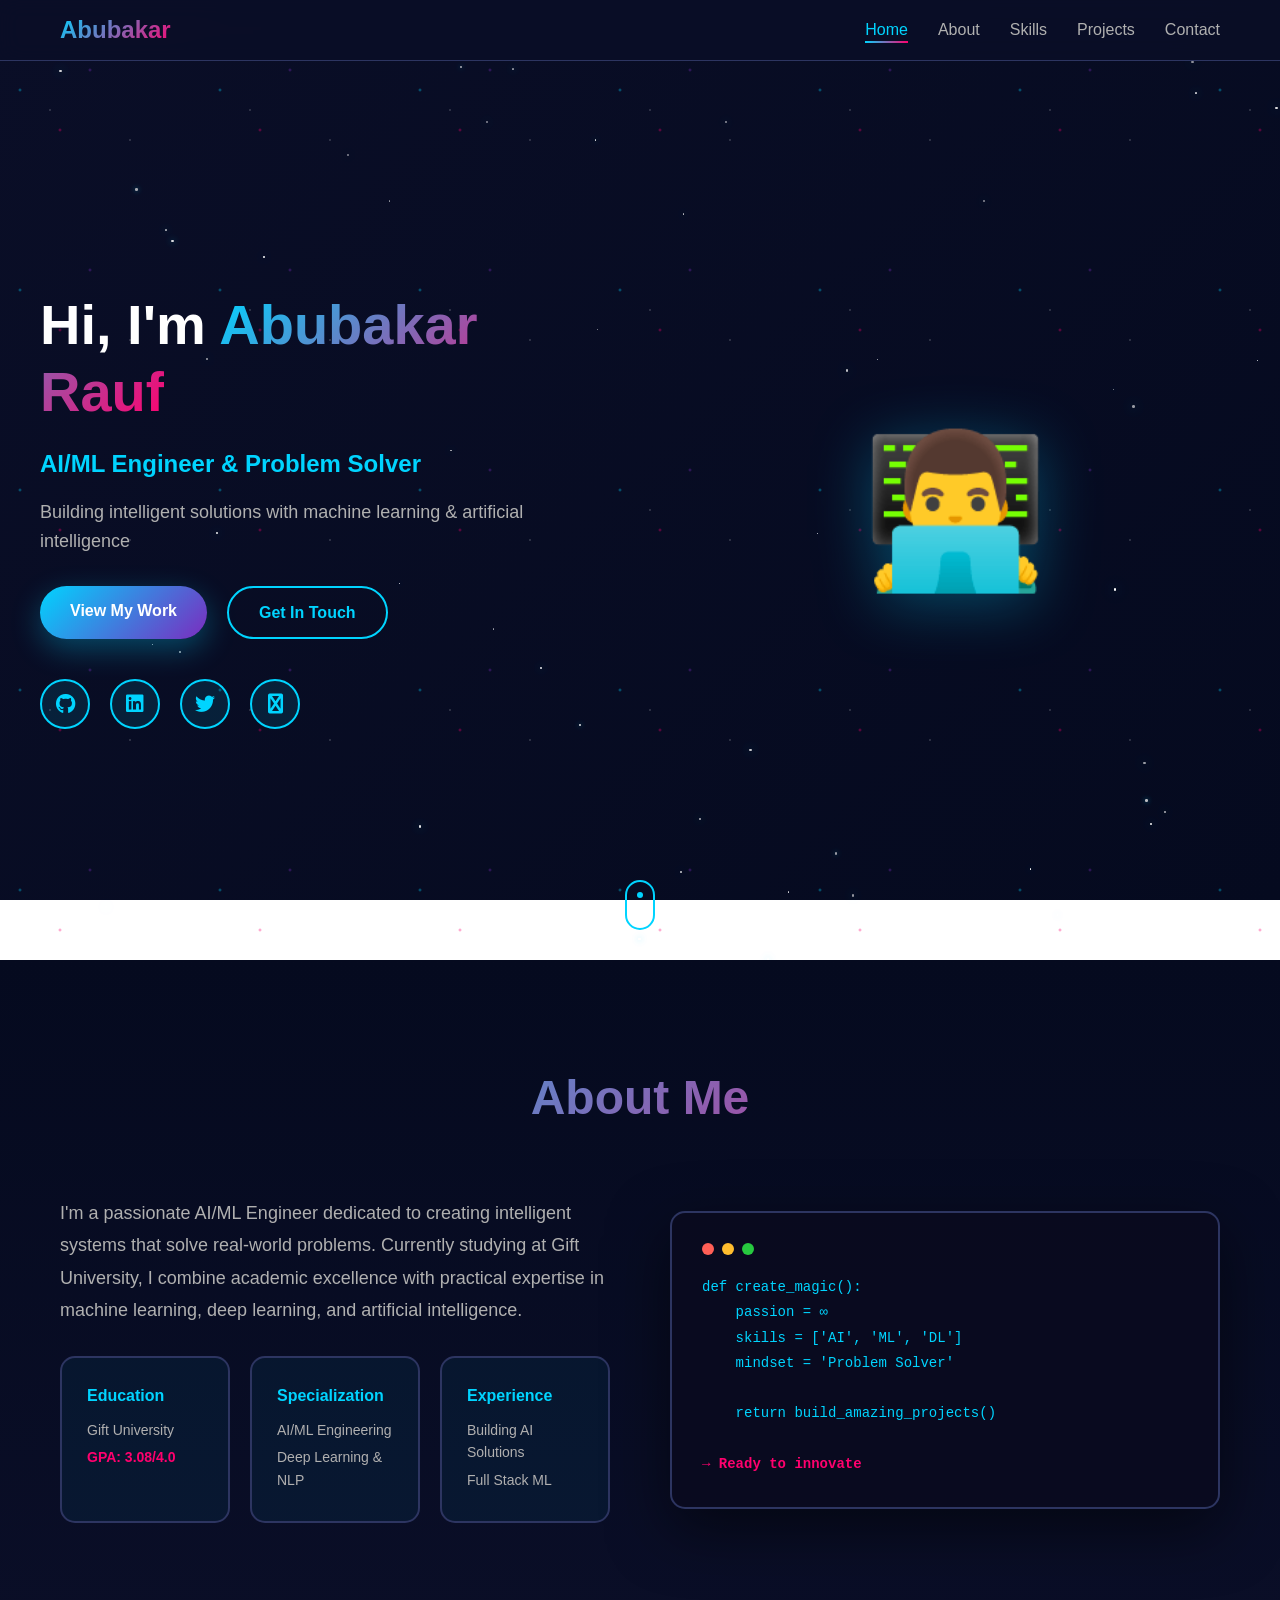
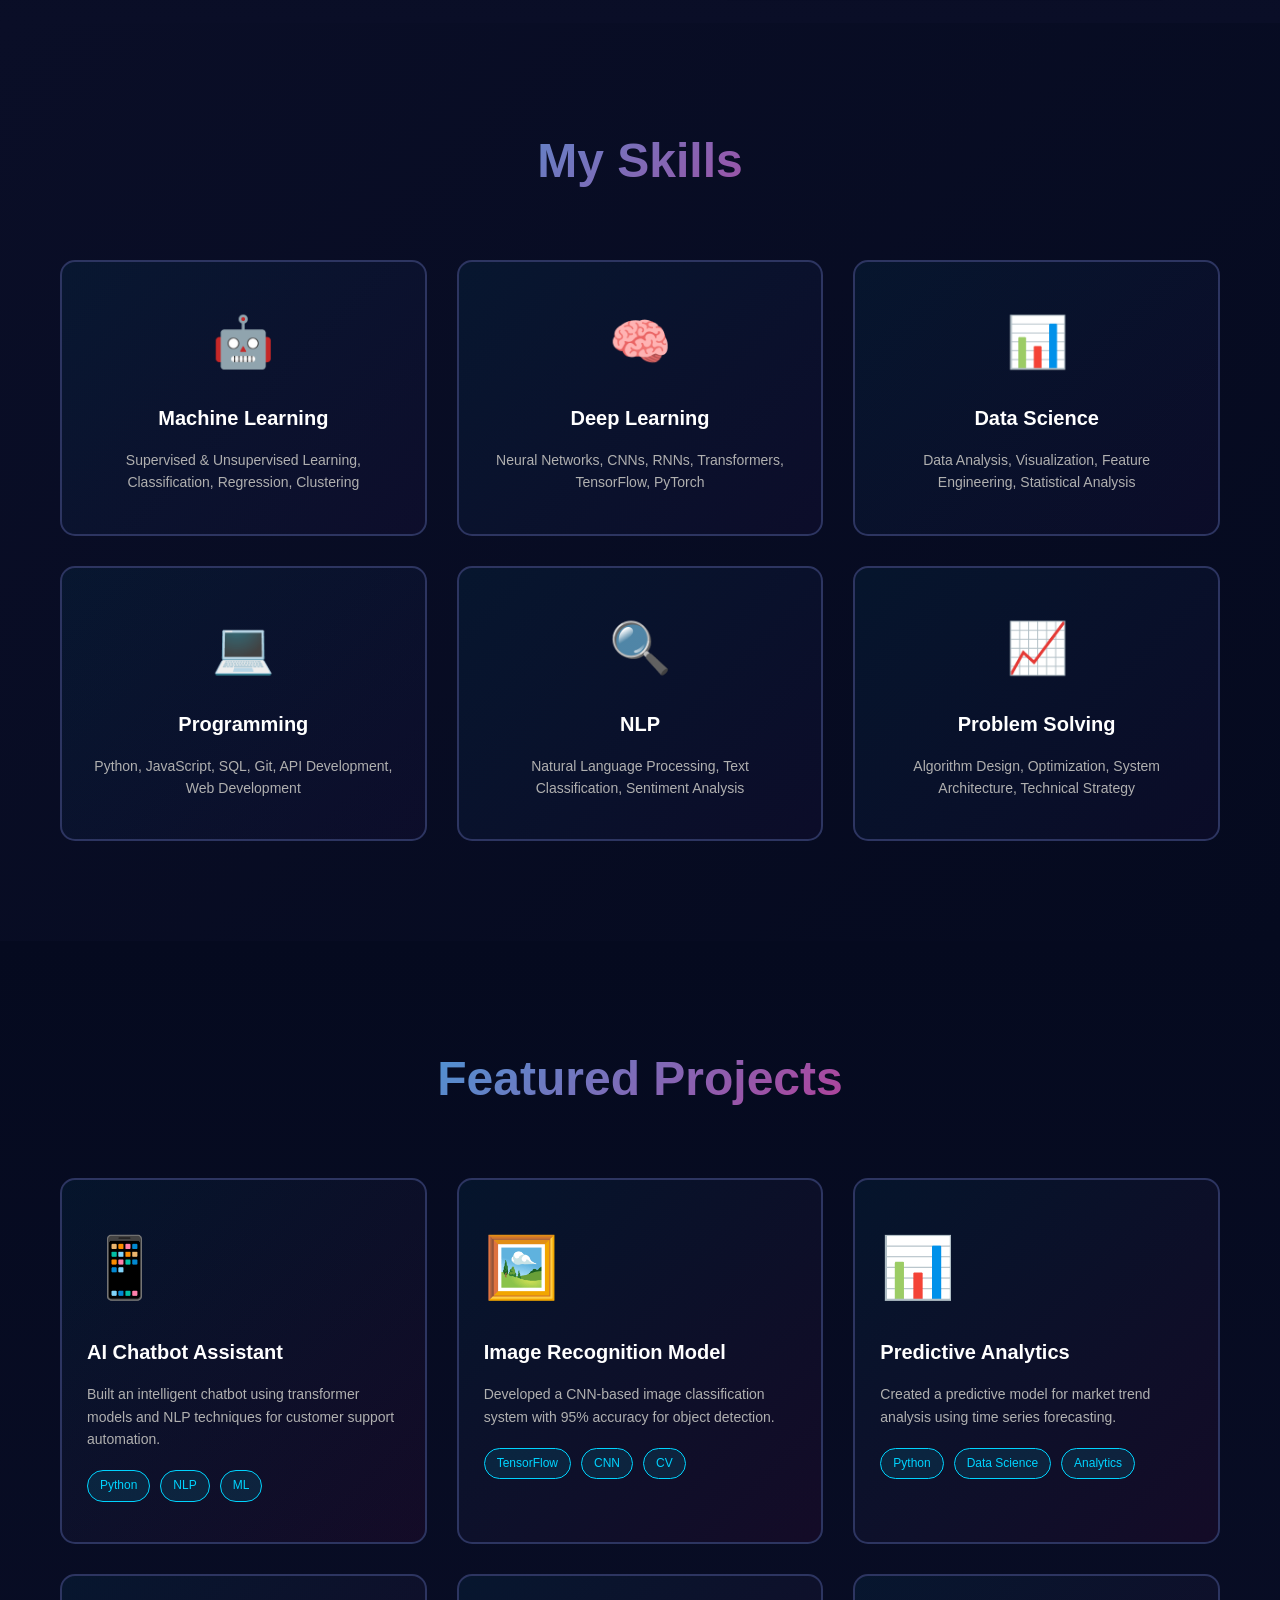
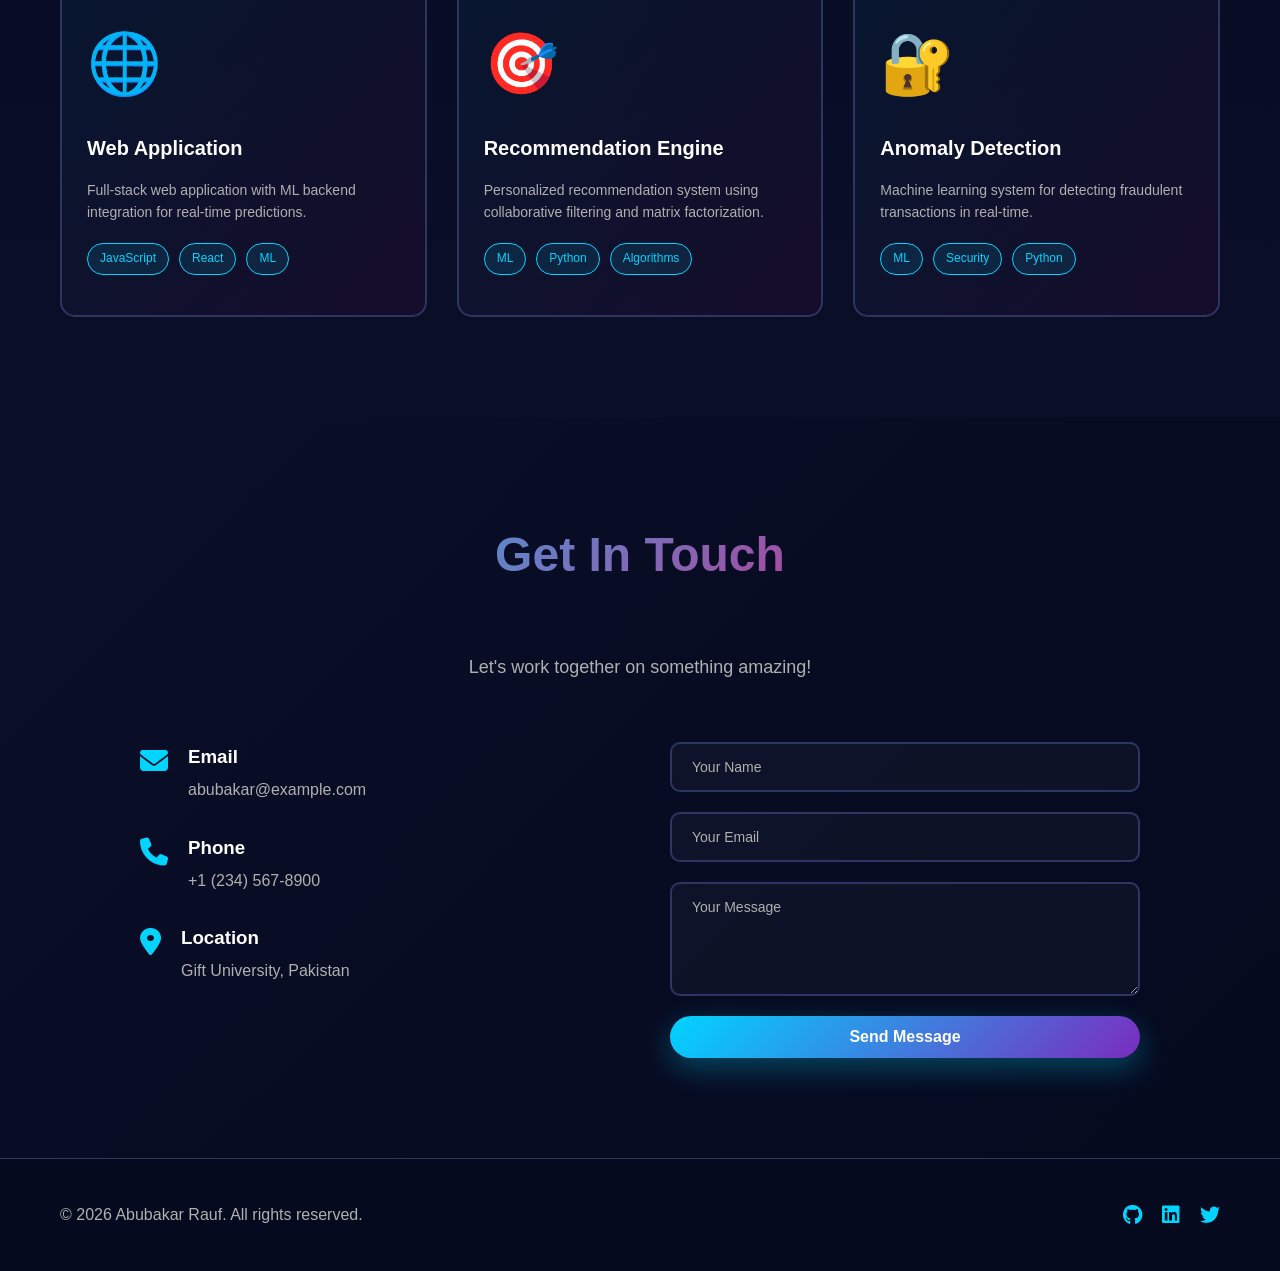
<file: index.html>
<!DOCTYPE html>
<html lang="en">
<head>
    <meta charset="UTF-8">
    <meta name="viewport" content="width=device-width, initial-scale=1.0">
    <title>Abubakar Rauf S/O Abdul Rauf - AI/ML Engineer</title>
    <link rel="stylesheet" href="styles.css">
    <link rel="stylesheet" href="https://cdnjs.cloudflare.com/ajax/libs/font-awesome/6.4.0/css/all.min.css">
</head>
<body>
    <!-- Navigation -->
    <nav class="navbar">
        <div class="container">
            <div class="nav-brand">Abubakar</div>
            <ul class="nav-menu">
                <li><a href="#home" class="nav-link active">Home</a></li>
                <li><a href="#about" class="nav-link">About</a></li>
                <li><a href="#skills" class="nav-link">Skills</a></li>
                <li><a href="#projects" class="nav-link">Projects</a></li>
                <li><a href="#contact" class="nav-link">Contact</a></li>
            </ul>
            <div class="hamburger">
                <span></span>
                <span></span>
                <span></span>
            </div>
        </div>
    </nav>

    <!-- Hero Section -->
    <section id="home" class="hero">
        <div class="stars"></div>
        <div class="hero-content">
            <div class="hero-text">
                <h1 class="hero-title">Hi, I'm <span class="highlight">Abubakar Rauf</span></h1>
                <p class="hero-subtitle">AI/ML Engineer & Problem Solver</p>
                <p class="hero-description">Building intelligent solutions with machine learning & artificial intelligence</p>
                <div class="hero-buttons">
                    <a href="#projects" class="btn btn-primary">View My Work</a>
                    <a href="#contact" class="btn btn-secondary">Get In Touch</a>
                </div>
                <div class="social-links">
                    <a href="#" class="social-link"><i class="fab fa-github"></i></a>
                    <a href="#" class="social-link"><i class="fab fa-linkedin"></i></a>
                    <a href="#" class="social-link"><i class="fab fa-twitter"></i></a>
                    <a href="#" class="social-link"><i class="fab fa-envelope"></i></a>
                </div>
            </div>
            <div class="hero-image">
                <div class="static-character">👨‍💻</div>
            </div>
        </div>
        <div class="scroll-indicator">
            <span></span>
        </div>
    </section>

    <!-- About Section -->
    <section id="about" class="about">
        <div class="container">
            <h2 class="section-title">About Me</h2>
            <div class="about-content">
                <div class="about-text">
                    <p class="about-intro">
                        I'm a passionate AI/ML Engineer dedicated to creating intelligent systems that solve real-world problems. 
                        Currently studying at Gift University, I combine academic excellence with practical expertise in machine learning, 
                        deep learning, and artificial intelligence.
                    </p>
                    <div class="info-cards">
                        <div class="info-card">
                            <h3>Education</h3>
                            <p>Gift University</p>
                            <p class="gpa">GPA: 3.08/4.0</p>
                        </div>
                        <div class="info-card">
                            <h3>Specialization</h3>
                            <p>AI/ML Engineering</p>
                            <p class="specialty">Deep Learning & NLP</p>
                        </div>
                        <div class="info-card">
                            <h3>Experience</h3>
                            <p>Building AI Solutions</p>
                            <p class="exp">Full Stack ML</p>
                        </div>
                    </div>
                </div>
                <div class="about-visual">
                    <div class="code-block">
                        <div class="code-header">
                            <span class="code-dot red"></span>
                            <span class="code-dot yellow"></span>
                            <span class="code-dot green"></span>
                        </div>
                        <pre><code>def create_magic():
    passion = ∞
    skills = ['AI', 'ML', 'DL']
    mindset = 'Problem Solver'
    
    return build_amazing_projects()

<span class="code-highlight">→ Ready to innovate</span></code></pre>
                    </div>
                </div>
            </div>
        </div>
    </section>

    <!-- Skills Section -->
    <section id="skills" class="skills">
        <div class="container">
            <h2 class="section-title">My Skills</h2>
            <div class="skills-grid">
                <div class="skill-card">
                    <div class="skill-icon">🤖</div>
                    <h3>Machine Learning</h3>
                    <p>Supervised & Unsupervised Learning, Classification, Regression, Clustering</p>
                </div>
                <div class="skill-card">
                    <div class="skill-icon">🧠</div>
                    <h3>Deep Learning</h3>
                    <p>Neural Networks, CNNs, RNNs, Transformers, TensorFlow, PyTorch</p>
                </div>
                <div class="skill-card">
                    <div class="skill-icon">📊</div>
                    <h3>Data Science</h3>
                    <p>Data Analysis, Visualization, Feature Engineering, Statistical Analysis</p>
                </div>
                <div class="skill-card">
                    <div class="skill-icon">💻</div>
                    <h3>Programming</h3>
                    <p>Python, JavaScript, SQL, Git, API Development, Web Development</p>
                </div>
                <div class="skill-card">
                    <div class="skill-icon">🔍</div>
                    <h3>NLP</h3>
                    <p>Natural Language Processing, Text Classification, Sentiment Analysis</p>
                </div>
                <div class="skill-card">
                    <div class="skill-icon">📈</div>
                    <h3>Problem Solving</h3>
                    <p>Algorithm Design, Optimization, System Architecture, Technical Strategy</p>
                </div>
            </div>
        </div>
    </section>

    <!-- Projects Section -->
    <section id="projects" class="projects">
        <div class="container">
            <h2 class="section-title">Featured Projects</h2>
            <div class="projects-grid">
                <div class="project-card">
                    <div class="project-image">📱</div>
                    <h3>AI Chatbot Assistant</h3>
                    <p>Built an intelligent chatbot using transformer models and NLP techniques for customer support automation.</p>
                    <div class="project-tags">
                        <span class="tag">Python</span>
                        <span class="tag">NLP</span>
                        <span class="tag">ML</span>
                    </div>
                </div>
                <div class="project-card">
                    <div class="project-image">🖼️</div>
                    <h3>Image Recognition Model</h3>
                    <p>Developed a CNN-based image classification system with 95% accuracy for object detection.</p>
                    <div class="project-tags">
                        <span class="tag">TensorFlow</span>
                        <span class="tag">CNN</span>
                        <span class="tag">CV</span>
                    </div>
                </div>
                <div class="project-card">
                    <div class="project-image">📊</div>
                    <h3>Predictive Analytics</h3>
                    <p>Created a predictive model for market trend analysis using time series forecasting.</p>
                    <div class="project-tags">
                        <span class="tag">Python</span>
                        <span class="tag">Data Science</span>
                        <span class="tag">Analytics</span>
                    </div>
                </div>
                <div class="project-card">
                    <div class="project-image">🌐</div>
                    <h3>Web Application</h3>
                    <p>Full-stack web application with ML backend integration for real-time predictions.</p>
                    <div class="project-tags">
                        <span class="tag">JavaScript</span>
                        <span class="tag">React</span>
                        <span class="tag">ML</span>
                    </div>
                </div>
                <div class="project-card">
                    <div class="project-image">🎯</div>
                    <h3>Recommendation Engine</h3>
                    <p>Personalized recommendation system using collaborative filtering and matrix factorization.</p>
                    <div class="project-tags">
                        <span class="tag">ML</span>
                        <span class="tag">Python</span>
                        <span class="tag">Algorithms</span>
                    </div>
                </div>
                <div class="project-card">
                    <div class="project-image">🔐</div>
                    <h3>Anomaly Detection</h3>
                    <p>Machine learning system for detecting fraudulent transactions in real-time.</p>
                    <div class="project-tags">
                        <span class="tag">ML</span>
                        <span class="tag">Security</span>
                        <span class="tag">Python</span>
                    </div>
                </div>
            </div>
        </div>
    </section>

    <!-- Contact Section -->
    <section id="contact" class="contact">
        <div class="container">
            <h2 class="section-title">Get In Touch</h2>
            <p class="contact-subtitle">Let's work together on something amazing!</p>
            <div class="contact-content">
                <div class="contact-info">
                    <div class="contact-item">
                        <i class="fas fa-envelope"></i>
                        <div>
                            <h3>Email</h3>
                            <p>abubakar@example.com</p>
                        </div>
                    </div>
                    <div class="contact-item">
                        <i class="fas fa-phone"></i>
                        <div>
                            <h3>Phone</h3>
                            <p>+1 (234) 567-8900</p>
                        </div>
                    </div>
                    <div class="contact-item">
                        <i class="fas fa-map-marker-alt"></i>
                        <div>
                            <h3>Location</h3>
                            <p>Gift University, Pakistan</p>
                        </div>
                    </div>
                </div>
                <form class="contact-form">
                    <input type="text" placeholder="Your Name" required>
                    <input type="email" placeholder="Your Email" required>
                    <textarea placeholder="Your Message" rows="5" required></textarea>
                    <button type="submit" class="btn btn-primary">Send Message</button>
                </form>
            </div>
        </div>
    </section>

    <!-- Footer -->
    <footer class="footer">
        <div class="container">
            <p>&copy; 2026 Abubakar Rauf. All rights reserved.</p>
            <div class="footer-social">
                <a href="#"><i class="fab fa-github"></i></a>
                <a href="#"><i class="fab fa-linkedin"></i></a>
                <a href="#"><i class="fab fa-twitter"></i></a>
            </div>
        </div>
    </footer>

    <script src="script.js"></script>
</body>
</html>
</file>
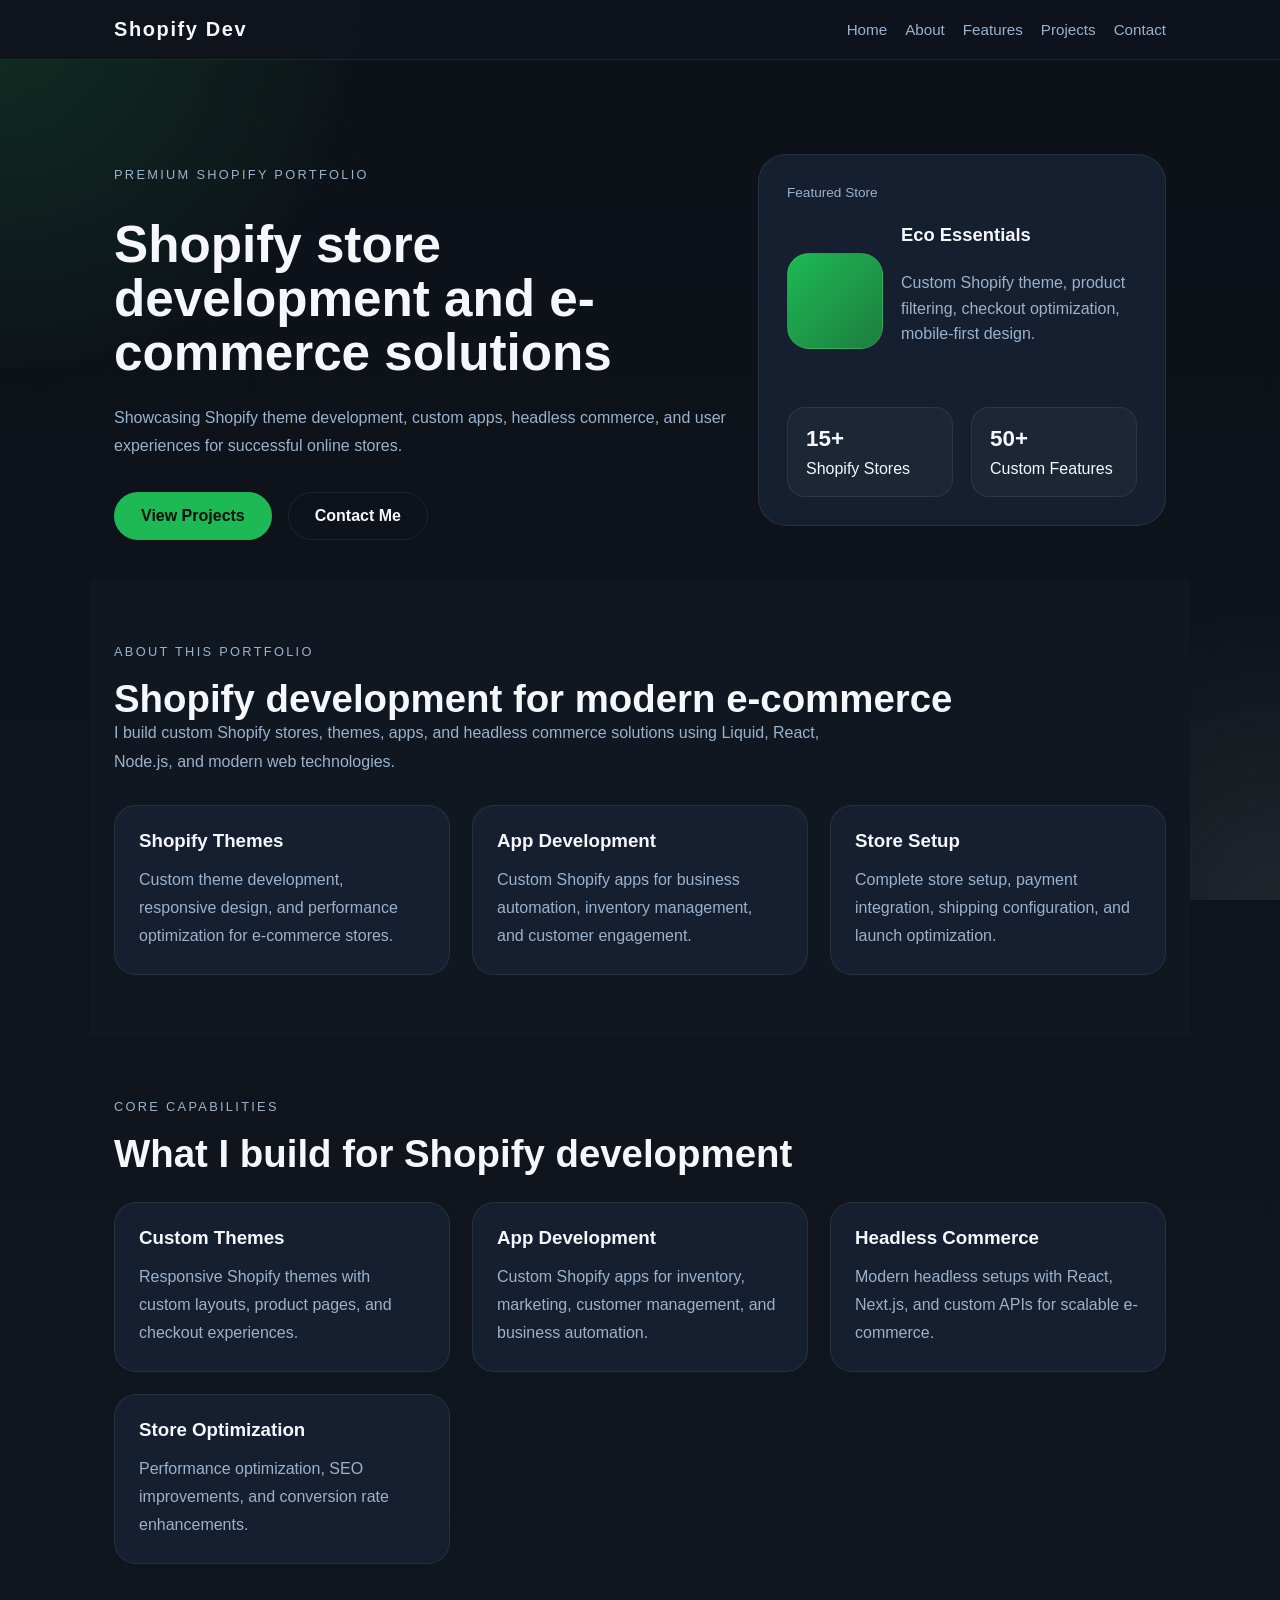
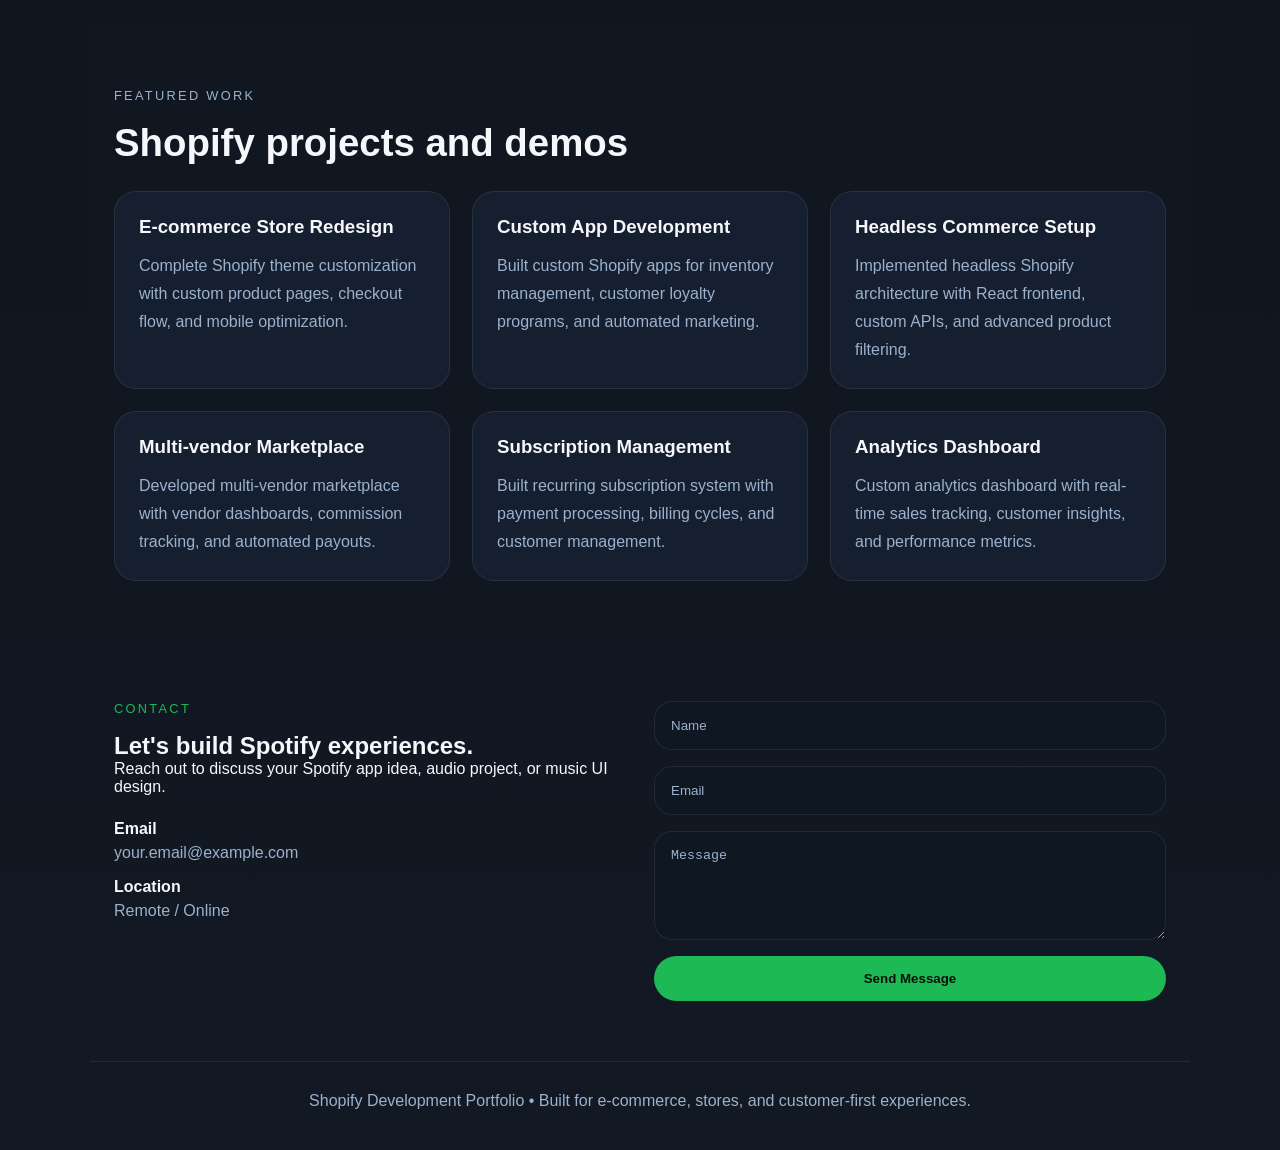
<file: Second_PortFolio/index.html>
<!DOCTYPE html>
<html lang="en">
<head>
    <meta charset="UTF-8">
    <meta name="viewport" content="width=device-width, initial-scale=1.0">
    <title>Shopify Development Portfolio</title>
    <link rel="stylesheet" href="styles.css">
</head>
<body>
    <header class="header">
        <div class="header-inner">
            <div class="logo">Shopify Dev</div>
            <nav class="nav">
                <a href="#home">Home</a>
                <a href="#about">About</a>
                <a href="#features">Features</a>
                <a href="#projects">Projects</a>
                <a href="#contact">Contact</a>
            </nav>
        </div>
    </header>

    <section id="home" class="hero">
        <div class="hero-copy">
            <p class="eyebrow">Premium Shopify Portfolio</p>
            <h1>Shopify store development and e-commerce solutions</h1>
            <p>Showcasing Shopify theme development, custom apps, headless commerce, and user experiences for successful online stores.</p>
            <div class="hero-actions">
                <a href="#projects" class="button">View Projects</a>
                <a href="#contact" class="button button-secondary">Contact Me</a>
            </div>
        </div>
        <div class="hero-panel">
            <div class="panel-card">
                <span class="panel-label">Featured Store</span>
                <div class="track-card">
                    <div class="track-art"></div>
                    <div>
                        <h2>Eco Essentials</h2>
                        <p>Custom Shopify theme, product filtering, checkout optimization, mobile-first design.</p>
                    </div>
                </div>
                <div class="stats-grid">
                    <div>
                        <strong>15+</strong>
                        <span>Shopify Stores</span>
                    </div>
                    <div>
                        <strong>50+</strong>
                        <span>Custom Features</span>
                    </div>
                </div>
            </div>
        </div>
    </section>

    <section id="about" class="section section-light">
        <div class="section-inner">
            <div class="section-copy">
                <p class="eyebrow">About this portfolio</p>
                <h2>Shopify development for modern e-commerce</h2>
                <p>I build custom Shopify stores, themes, apps, and headless commerce solutions using Liquid, React, Node.js, and modern web technologies.</p>
            </div>
            <div class="section-cards">
                <div class="card">
                    <h3>Shopify Themes</h3>
                    <p>Custom theme development, responsive design, and performance optimization for e-commerce stores.</p>
                </div>
                <div class="card">
                    <h3>App Development</h3>
                    <p>Custom Shopify apps for business automation, inventory management, and customer engagement.</p>
                </div>
                <div class="card">
                    <h3>Store Setup</h3>
                    <p>Complete store setup, payment integration, shipping configuration, and launch optimization.</p>
                </div>
            </div>
        </div>
    </section>

    <section id="features" class="section">
        <div class="section-inner">
            <div class="section-copy">
                <p class="eyebrow">Core capabilities</p>
                <h2>What I build for Shopify development</h2>
            </div>
            <div class="features-grid">
                <div class="feature-card">
                    <h3>Custom Themes</h3>
                    <p>Responsive Shopify themes with custom layouts, product pages, and checkout experiences.</p>
                </div>
                <div class="feature-card">
                    <h3>App Development</h3>
                    <p>Custom Shopify apps for inventory, marketing, customer management, and business automation.</p>
                </div>
                <div class="feature-card">
                    <h3>Headless Commerce</h3>
                    <p>Modern headless setups with React, Next.js, and custom APIs for scalable e-commerce.</p>
                </div>
                <div class="feature-card">
                    <h3>Store Optimization</h3>
                    <p>Performance optimization, SEO improvements, and conversion rate enhancements.</p>
                </div>
            </div>
        </div>
    </section>

    <section id="projects" class="section section-light">
        <div class="section-inner">
            <div class="section-copy">
                <p class="eyebrow">Featured work</p>
                <h2>Shopify projects and demos</h2>
            </div>
            <div class="projects-grid">
                <div class="project-card">
                    <h3>E-commerce Store Redesign</h3>
                    <p>Complete Shopify theme customization with custom product pages, checkout flow, and mobile optimization.</p>
                </div>
                <div class="project-card">
                    <h3>Custom App Development</h3>
                    <p>Built custom Shopify apps for inventory management, customer loyalty programs, and automated marketing.</p>
                </div>
                <div class="project-card">
                    <h3>Headless Commerce Setup</h3>
                    <p>Implemented headless Shopify architecture with React frontend, custom APIs, and advanced product filtering.</p>
                </div>
                <div class="project-card">
                    <h3>Multi-vendor Marketplace</h3>
                    <p>Developed multi-vendor marketplace with vendor dashboards, commission tracking, and automated payouts.</p>
                </div>
                <div class="project-card">
                    <h3>Subscription Management</h3>
                    <p>Built recurring subscription system with payment processing, billing cycles, and customer management.</p>
                </div>
                <div class="project-card">
                    <h3>Analytics Dashboard</h3>
                    <p>Custom analytics dashboard with real-time sales tracking, customer insights, and performance metrics.</p>
                </div>
            </div>
        </div>
    </section>

    <section id="contact" class="section">
        <div class="section-inner contact-grid">
            <div>
                <p class="eyebrow">Contact</p>
                <h2>Let's build Spotify experiences.</h2>
                <p>Reach out to discuss your Spotify app idea, audio project, or music UI design.</p>
                <div class="contact-details">
                    <div><strong>Email</strong><span>your.email@example.com</span></div>
                    <div><strong>Location</strong><span>Remote / Online</span></div>
                </div>
            </div>
            <form class="contact-form" id="contactForm">
                <input type="text" placeholder="Name" required>
                <input type="email" placeholder="Email" required>
                <textarea placeholder="Message" rows="5" required></textarea>
                <button type="submit" class="button">Send Message</button>
            </form>
        </div>
    </section>

    <footer class="footer">
        <p>Shopify Development Portfolio • Built for e-commerce, stores, and customer-first experiences.</p>
    </footer>

    <script src="script.js"></script>
</body>
</html>
</file>
<file: styles.css>
* {
    margin: 0;
    padding: 0;
    box-sizing: border-box;
}

:root {
    --primary-color: #00d4ff;
    --secondary-color: #7b2cbf;
    --accent-color: #ff006e;
    --dark-bg: #0a0e27;
    --darker-bg: #050a1f;
    --light-text: #ffffff;
    --gray-text: #b0b0b0;
    --card-bg: #1a1f3a;
    --border-color: #2d3561;
}

html {
    scroll-behavior: smooth;
}

body {
    font-family: 'Segoe UI', Tahoma, Geneva, Verdana, sans-serif;
    background: linear-gradient(135deg, var(--dark-bg) 0%, var(--darker-bg) 100%);
    color: var(--light-text);
    line-height: 1.6;
    background-attachment: fixed;
    overflow-x: hidden;
}

.container {
    max-width: 1200px;
    margin: 0 auto;
    padding: 0 20px;
}

/* ===== NAVBAR ===== */
.navbar {
    position: fixed;
    top: 0;
    width: 100%;
    background: rgba(10, 14, 39, 0.8);
    backdrop-filter: blur(10px);
    z-index: 1000;
    border-bottom: 1px solid var(--border-color);
    animation: slideDown 0.6s ease-out;
}

@keyframes slideDown {
    from {
        transform: translateY(0);
        opacity: 1;
    }
    to {
        transform: translateY(0);
        opacity: 1;
    }
}

.navbar .container {
    display: flex;
    justify-content: space-between;
    align-items: center;
    height: 60px;
}

.nav-brand {
    font-size: 24px;
    font-weight: bold;
    background: linear-gradient(135deg, var(--primary-color), var(--accent-color));
    -webkit-background-clip: text;
    -webkit-text-fill-color: transparent;
    background-clip: text;
}

.nav-menu {
    display: flex;
    list-style: none;
    gap: 30px;
}

.nav-link {
    color: var(--gray-text);
    text-decoration: none;
    transition: all 0.3s ease;
    position: relative;
}

.nav-link::after {
    content: '';
    position: absolute;
    bottom: -5px;
    left: 0;
    width: 0;
    height: 2px;
    background: linear-gradient(90deg, var(--primary-color), var(--accent-color));
    transition: width 0.3s ease;
}

.nav-link:hover,
.nav-link.active {
    color: var(--primary-color);
}

.nav-link:hover::after,
.nav-link.active::after {
    width: 100%;
}

.hamburger {
    display: none;
    flex-direction: column;
    gap: 5px;
    cursor: pointer;
}

.hamburger span {
    width: 25px;
    height: 3px;
    background: var(--primary-color);
    border-radius: 3px;
    transition: all 0.3s ease;
}

/* ===== HERO SECTION ===== */
.hero {
    min-height: 100vh;
    display: flex;
    align-items: center;
    justify-content: center;
    position: relative;
    overflow: hidden;
    margin-top: 60px;
    padding: 60px 20px;
}

.stars {
    position: absolute;
    width: 100%;
    height: 100%;
    overflow: hidden;
}

.stars::before {
    content: '';
    position: absolute;
    width: 100%;
    height: 100%;
    background-image: 
        radial-gradient(2px 2px at 20px 30px, var(--primary-color), rgba(0, 212, 255, 0)),
        radial-gradient(2px 2px at 60px 70px, var(--accent-color), rgba(255, 0, 110, 0)),
        radial-gradient(1px 1px at 50px 50px, var(--light-text), rgba(255, 255, 255, 0)),
        radial-gradient(1px 1px at 130px 80px, var(--light-text), rgba(255, 255, 255, 0)),
        radial-gradient(2px 2px at 90px 10px, var(--secondary-color), rgba(123, 44, 191, 0));
    background-repeat: repeat;
    background-size: 200px 200px;
    opacity: 0.5;
}

.hero-content {
    display: grid;
    grid-template-columns: 1fr 1fr;
    gap: 60px;
    align-items: center;
    z-index: 10;
    max-width: 1200px;
    width: 100%;
}

.hero-text {
    animation: fadeInUp 1s ease-out 0.2s both;
}

.hero-title {
    font-size: 56px;
    font-weight: 900;
    margin-bottom: 20px;
    line-height: 1.2;
}

.highlight {
    background: linear-gradient(135deg, var(--primary-color), var(--accent-color));
    -webkit-background-clip: text;
    -webkit-text-fill-color: transparent;
    background-clip: text;
    animation: gradientShift 3s ease infinite;
}

@keyframes gradientShift {
    0%, 100% { filter: hue-rotate(0deg); }
    50% { filter: hue-rotate(10deg); }
}

.hero-subtitle {
    font-size: 24px;
    color: var(--primary-color);
    margin-bottom: 15px;
    font-weight: 600;
}

.hero-description {
    font-size: 18px;
    color: var(--gray-text);
    margin-bottom: 30px;
    max-width: 500px;
}

.hero-buttons {
    display: flex;
    gap: 20px;
    margin-bottom: 40px;
    flex-wrap: wrap;
}

.btn {
    padding: 12px 30px;
    border: none;
    border-radius: 50px;
    font-size: 16px;
    font-weight: 600;
    cursor: pointer;
    transition: all 0.3s ease;
    text-decoration: none;
    display: inline-block;
    position: relative;
    overflow: hidden;
}

.btn::before {
    content: '';
    position: absolute;
    top: 50%;
    left: 50%;
    width: 0;
    height: 0;
    border-radius: 50%;
    background: rgba(255, 255, 255, 0.3);
    transform: translate(-50%, -50%);
    transition: width 0.6s, height 0.6s;
}

.btn:hover::before {
    width: 300px;
    height: 300px;
}

.btn-primary {
    background: linear-gradient(135deg, var(--primary-color), var(--secondary-color));
    color: white;
    box-shadow: 0 10px 30px rgba(0, 212, 255, 0.3);
}

.btn-primary:hover {
    transform: translateY(-3px);
    box-shadow: 0 15px 40px rgba(0, 212, 255, 0.5);
}

.btn-secondary {
    background: transparent;
    color: var(--primary-color);
    border: 2px solid var(--primary-color);
}

.btn-secondary:hover {
    background: rgba(0, 212, 255, 0.1);
    transform: translateY(-3px);
}

.social-links {
    display: flex;
    gap: 20px;
    margin-top: 30px;
}

.social-link {
    width: 50px;
    height: 50px;
    border-radius: 50%;
    display: flex;
    align-items: center;
    justify-content: center;
    background: rgba(0, 212, 255, 0.1);
    color: var(--primary-color);
    text-decoration: none;
    transition: all 0.3s ease;
    border: 2px solid var(--primary-color);
    font-size: 20px;
}

.social-link:hover {
    background: var(--primary-color);
    color: var(--dark-bg);
    transform: translateY(-5px) scale(1.1);
    box-shadow: 0 10px 30px rgba(0, 212, 255, 0.4);
}

.hero-image {
    animation: fadeInRight 1s ease-out 0.4s both;
    position: relative;
    height: 400px;
    display: flex;
    align-items: center;
    justify-content: center;
}

/* ===== STATIC CHARACTER ===== */
.static-character {
    font-size: 150px;
    display: inline-block;
    transform: scaleX(-1);
    filter: drop-shadow(0 10px 30px rgba(0, 212, 255, 0.3));
    transition: transform 0.3s ease;
}

.hero-image:hover .static-character {
    transform: scaleX(-1) scale(1.1);
}





@keyframes fadeInUp {
    from {
        opacity: 1;
        transform: translateY(0);
    }
    to {
        opacity: 1;
        transform: translateY(0);
    }
}

@keyframes fadeInRight {
    from {
        opacity: 1;
        transform: translateX(0);
    }
    to {
        opacity: 1;
        transform: translateX(0);
    }
}

.scroll-indicator {
    position: absolute;
    bottom: 30px;
    left: 50%;
    transform: translateX(-50%);
    z-index: 10;
}

.scroll-indicator span {
    display: block;
    width: 30px;
    height: 50px;
    border: 2px solid var(--primary-color);
    border-radius: 15px;
    position: relative;
}

.scroll-indicator span::after {
    content: '';
    position: absolute;
    top: 10px;
    left: 50%;
    width: 6px;
    height: 6px;
    background: var(--primary-color);
    border-radius: 50%;
    transform: translateX(-50%);
}

@keyframes eyeBlink {
    0% { height: 20px; }
    50% { height: 2px; }
    100% { height: 20px; }
}

/* Removed intense wave animation */

/* ===== ABOUT SECTION ===== */
.about {
    padding: 100px 20px;
    background: linear-gradient(180deg, var(--darker-bg) 0%, var(--dark-bg) 100%);
}

.section-title {
    font-size: 48px;
    font-weight: 900;
    margin-bottom: 60px;
    text-align: center;
    background: linear-gradient(135deg, var(--primary-color), var(--accent-color));
    -webkit-background-clip: text;
    -webkit-text-fill-color: transparent;
    background-clip: text;
    animation: fadeInUp 0.8s ease-out;
}

.about-content {
    display: grid;
    grid-template-columns: 1fr 1fr;
    gap: 60px;
    align-items: center;
}

.about-intro {
    font-size: 18px;
    color: var(--gray-text);
    margin-bottom: 30px;
    line-height: 1.8;
    animation: fadeInLeft 0.8s ease-out;
}

@keyframes fadeInLeft {
    from {
        opacity: 1;
        transform: translateX(0);
    }
    to {
        opacity: 1;
        transform: translateX(0);
    }
}

.info-cards {
    display: grid;
    grid-template-columns: repeat(3, 1fr);
    gap: 20px;
    margin-top: 30px;
}

.info-card {
    background: rgba(0, 212, 255, 0.05);
    border: 2px solid var(--border-color);
    padding: 25px;
    border-radius: 15px;
    transition: all 0.3s ease;
    animation: fadeInUp 0.8s ease-out 0.1s both;
}

.info-card:hover {
    background: rgba(0, 212, 255, 0.1);
    border-color: var(--primary-color);
    transform: translateY(-10px);
    box-shadow: 0 15px 40px rgba(0, 212, 255, 0.2);
}

.info-card h3 {
    color: var(--primary-color);
    margin-bottom: 10px;
    font-size: 16px;
}

.info-card p {
    color: var(--gray-text);
    font-size: 14px;
    margin: 5px 0;
}

.gpa {
    color: var(--accent-color) !important;
    font-weight: 600;
}

.about-visual {
    animation: fadeInRight 0.8s ease-out;
}

.code-block {
    background: rgba(10, 10, 30, 0.8);
    border: 2px solid var(--border-color);
    border-radius: 15px;
    padding: 30px;
    font-family: 'Courier New', monospace;
    overflow-x: auto;
    position: relative;
    box-shadow: 0 20px 60px rgba(0, 0, 0, 0.5);
}

.code-header {
    display: flex;
    gap: 8px;
    margin-bottom: 20px;
}

.code-dot {
    width: 12px;
    height: 12px;
    border-radius: 50%;
}

.code-dot.red {
    background: #ff5f56;
}

.code-dot.yellow {
    background: #ffbd2e;
}

.code-dot.green {
    background: #27c93f;
}

.code-block pre {
    margin: 0;
    line-height: 1.8;
    font-size: 14px;
}

.code-block code {
    color: var(--primary-color);
}

.code-highlight {
    color: var(--accent-color);
    font-weight: bold;
}

/* ===== SKILLS SECTION ===== */
.skills {
    padding: 100px 20px;
    background: linear-gradient(135deg, var(--dark-bg) 0%, var(--darker-bg) 100%);
}

.skills-grid {
    display: grid;
    grid-template-columns: repeat(3, 1fr);
    gap: 30px;
}

.skill-card {
    background: linear-gradient(135deg, rgba(0, 212, 255, 0.05), rgba(123, 44, 191, 0.05));
    border: 2px solid var(--border-color);
    padding: 40px 30px;
    border-radius: 15px;
    text-align: center;
    transition: all 0.3s ease;
    cursor: pointer;
    position: relative;
    overflow: hidden;
}

.skill-card::before {
    content: '';
    position: absolute;
    top: 0;
    left: -100%;
    width: 100%;
    height: 100%;
    background: linear-gradient(90deg, transparent, rgba(0, 212, 255, 0.2), transparent);
    transition: left 0.5s ease;
}

.skill-card:hover::before {
    left: 100%;
}

.skill-card:hover {
    transform: translateY(-10px);
    border-color: var(--primary-color);
    box-shadow: 0 20px 50px rgba(0, 212, 255, 0.2);
}

.skill-icon {
    font-size: 50px;
    margin-bottom: 20px;
}

.skill-card h3 {
    font-size: 20px;
    margin-bottom: 15px;
    color: var(--light-text);
}

.skill-card p {
    color: var(--gray-text);
    font-size: 14px;
    line-height: 1.6;
}

/* ===== PROJECTS SECTION ===== */
.projects {
    padding: 100px 20px;
    background: linear-gradient(180deg, var(--darker-bg) 0%, var(--dark-bg) 100%);
}

.projects-grid {
    display: grid;
    grid-template-columns: repeat(3, 1fr);
    gap: 30px;
}

.project-card {
    background: linear-gradient(135deg, rgba(0, 212, 255, 0.05), rgba(255, 0, 110, 0.05));
    border: 2px solid var(--border-color);
    padding: 40px 25px;
    border-radius: 15px;
    transition: all 0.3s ease;
    cursor: pointer;
    position: relative;
    overflow: hidden;
}

.project-card::before {
    content: '';
    position: absolute;
    top: -100%;
    left: 0;
    width: 100%;
    height: 100%;
    background: linear-gradient(180deg, rgba(0, 212, 255, 0.1), transparent);
    transition: top 0.3s ease;
}

.project-card:hover::before {
    top: 0;
}

.project-card:hover {
    transform: translateY(-15px);
    border-color: var(--primary-color);
    box-shadow: 0 25px 60px rgba(0, 212, 255, 0.25);
}

.project-image {
    font-size: 60px;
    margin-bottom: 20px;
    display: inline-block;
}

.project-card h3 {
    font-size: 20px;
    margin-bottom: 15px;
    color: var(--light-text);
    transition: color 0.3s ease;
}

.project-card:hover h3 {
    color: var(--primary-color);
}

.project-card p {
    color: var(--gray-text);
    font-size: 14px;
    line-height: 1.6;
    margin-bottom: 20px;
}

.project-tags {
    display: flex;
    gap: 10px;
    flex-wrap: wrap;
}

.tag {
    background: rgba(0, 212, 255, 0.1);
    color: var(--primary-color);
    padding: 5px 12px;
    border-radius: 20px;
    font-size: 12px;
    border: 1px solid var(--primary-color);
    transition: all 0.3s ease;
}

.project-card:hover .tag {
    background: var(--primary-color);
    color: var(--dark-bg);
}

/* ===== CONTACT SECTION ===== */
.contact {
    padding: 100px 20px;
    background: linear-gradient(135deg, var(--dark-bg) 0%, var(--darker-bg) 100%);
}

.contact-subtitle {
    text-align: center;
    color: var(--gray-text);
    margin-bottom: 60px;
    font-size: 18px;
}

.contact-content {
    display: grid;
    grid-template-columns: 1fr 1fr;
    gap: 60px;
    max-width: 1000px;
    margin: 0 auto;
}

.contact-info {
    display: flex;
    flex-direction: column;
    gap: 30px;
}

.contact-item {
    display: flex;
    gap: 20px;
    animation: fadeInLeft 0.8s ease-out 0.1s both;
}

.contact-item i {
    font-size: 28px;
    color: var(--primary-color);
    flex-shrink: 0;
    margin-top: 5px;
}

.contact-item h3 {
    color: var(--light-text);
    margin-bottom: 5px;
}

.contact-item p {
    color: var(--gray-text);
}

.contact-form {
    display: flex;
    flex-direction: column;
    gap: 20px;
    animation: fadeInRight 0.8s ease-out 0.1s both;
}

.contact-form input,
.contact-form textarea {
    background: rgba(255, 255, 255, 0.03);
    border: 2px solid var(--border-color);
    padding: 15px 20px;
    border-radius: 10px;
    color: var(--light-text);
    font-family: inherit;
    transition: all 0.3s ease;
    font-size: 14px;
}

.contact-form input:focus,
.contact-form textarea:focus {
    outline: none;
    border-color: var(--primary-color);
    background: rgba(0, 212, 255, 0.05);
    box-shadow: 0 0 20px rgba(0, 212, 255, 0.2);
}

.contact-form input::placeholder,
.contact-form textarea::placeholder {
    color: var(--gray-text);
}

/* ===== FOOTER ===== */
.footer {
    background: var(--darker-bg);
    border-top: 1px solid var(--border-color);
    padding: 40px 20px;
    text-align: center;
}

.footer .container {
    display: flex;
    justify-content: space-between;
    align-items: center;
}

.footer p {
    color: var(--gray-text);
}

.footer-social {
    display: flex;
    gap: 20px;
}

.footer-social a {
    color: var(--primary-color);
    font-size: 20px;
    transition: all 0.3s ease;
}

.footer-social a:hover {
    transform: translateY(-5px);
    color: var(--accent-color);
}

/* ===== RESPONSIVE DESIGN ===== */
@media (max-width: 1024px) {
    .hero-content,
    .about-content,
    .contact-content {
        grid-template-columns: 1fr;
    }

    .skills-grid,
    .projects-grid {
        grid-template-columns: repeat(2, 1fr);
    }

    .info-cards {
        grid-template-columns: 1fr;
    }

    .hero-title {
        font-size: 42px;
    }

    .section-title {
        font-size: 36px;
    }
}

@media (max-width: 768px) {
    .nav-menu {
        display: none;
    }

    .hamburger {
        display: flex;
    }

    .hero-title {
        font-size: 32px;
    }

    .hero-subtitle {
        font-size: 18px;
    }

    .hero-image {
        height: 300px;
    }

    .floating-box {
        width: 200px;
        height: 200px;
        font-size: 80px;
    }

    .section-title {
        font-size: 28px;
    }

    .skills-grid,
    .projects-grid {
        grid-template-columns: 1fr;
    }

    .info-cards,
    .footer .container {
        grid-template-columns: 1fr;
        flex-direction: column;
    }

    .footer .container {
        gap: 20px;
    }

    .hero-buttons {
        flex-direction: column;
    }

    .btn {
        width: 100%;
        text-align: center;
    }
}

@media (max-width: 480px) {
    .hero-title {
        font-size: 24px;
    }

    .section-title {
        font-size: 24px;
        margin-bottom: 40px;
    }

    .hero {
        padding: 40px 15px;
        margin-top: 60px;
    }

    .about,
    .skills,
    .projects,
    .contact {
        padding: 60px 15px;
    }

    .skill-card,
    .project-card {
        padding: 25px 15px;
    }

    .navbar .container {
        height: 50px;
    }
}

/* ===== SCROLL ANIMATIONS ===== */
.fade-in {
    animation: fadeInUp 0.8s ease-out forwards;
}

/* ===== MISC ANIMATIONS ===== */
@keyframes pulse {
    0%, 100% {
        box-shadow: 0 0 0 0 rgba(0, 212, 255, 0.7);
    }
    50% {
        box-shadow: 0 0 0 10px rgba(0, 212, 255, 0);
    }
}

.pulse {
    animation: pulse 2s infinite;
}
</file>
<file: Second_PortFolio/styles.css>
:root {
    --bg: #0f141d;
    --surface: #161f2f;
    --surface-light: #1f2a42;
    --text: #f5f7fb;
    --muted: #9bb1cc;
    --accent: #1db954;
    --border: rgba(255,255,255,0.08);
}

* {
    margin: 0;
    padding: 0;
    box-sizing: border-box;
}

html {
    font-size: 16px;
    scroll-behavior: smooth;
}

body {
    font-family: 'Segoe UI', Tahoma, Geneva, Verdana, sans-serif;
    background: linear-gradient(180deg, #0d1118 0%, #121924 100%);
    color: var(--text);
    min-height: 100vh;
}

body::before {
    content: '';
    position: fixed;
    inset: 0;
    background: radial-gradient(circle at top left, rgba(29,185,84,0.18), transparent 25%),
                radial-gradient(circle at bottom right, rgba(255,255,255,0.08), transparent 20%);
    pointer-events: none;
    z-index: -1;
}

img {
    max-width: 100%;
    display: block;
}

a {
    color: inherit;
    text-decoration: none;
}

.header {
    position: sticky;
    top: 0;
    background: rgba(15, 20, 29, 0.95);
    border-bottom: 1px solid var(--border);
    z-index: 10;
}

.header-inner {
    max-width: 1100px;
    margin: 0 auto;
    padding: 18px 24px;
    display: flex;
    align-items: center;
    justify-content: space-between;
    gap: 20px;
}

.logo {
    font-size: 1.25rem;
    font-weight: 700;
    letter-spacing: 0.08em;
}

.nav {
    display: flex;
    gap: 18px;
    flex-wrap: wrap;
}

.nav a {
    color: var(--muted);
    font-size: 0.95rem;
}

.hero {
    max-width: 1100px;
    margin: 0 auto;
    padding: 80px 24px 40px;
    display: grid;
    grid-template-columns: 1.2fr 0.8fr;
    gap: 32px;
    align-items: center;
}

.eyebrow {
    color: var(--accent);
    text-transform: uppercase;
    letter-spacing: 0.18em;
    font-size: 0.8rem;
    margin-bottom: 16px;
}

.hero h1 {
    font-size: clamp(2.75rem, 4vw, 4.25rem);
    line-height: 1.05;
    max-width: 680px;
}

.hero p {
    color: var(--muted);
    max-width: 620px;
    margin: 24px 0 32px;
    line-height: 1.75;
}

.hero-actions {
    display: flex;
    gap: 16px;
    flex-wrap: wrap;
}

.button {
    display: inline-flex;
    align-items: center;
    justify-content: center;
    padding: 14px 26px;
    border-radius: 999px;
    border: 1px solid transparent;
    background: var(--accent);
    color: #08100a;
    font-weight: 700;
}

.button-secondary {
    background: transparent;
    color: var(--text);
    border-color: var(--border);
}

.hero-panel {
    display: flex;
    justify-content: flex-end;
}

.panel-card {
    width: 100%;
    max-width: 420px;
    background: var(--surface);
    border: 1px solid var(--border);
    border-radius: 28px;
    padding: 28px;
}

.panel-label {
    display: inline-flex;
    align-items: center;
    gap: 8px;
    color: var(--muted);
    font-size: 0.85rem;
    margin-bottom: 24px;
}

.track-card {
    display: grid;
    grid-template-columns: 96px 1fr;
    gap: 18px;
    align-items: center;
    margin-bottom: 28px;
}

.track-art {
    width: 96px;
    height: 96px;
    border-radius: 22px;
    background: linear-gradient(135deg, #1db954, #1e7d3f);
    border: 1px solid rgba(255,255,255,0.08);
}

.track-card h2 {
    font-size: 1.15rem;
    margin-bottom: 8px;
}

.track-card p {
    color: var(--muted);
    line-height: 1.6;
}

.stats-grid {
    display: grid;
    grid-template-columns: repeat(2, minmax(0, 1fr));
    gap: 18px;
}

.stats-grid div {
    background: rgba(255,255,255,0.03);
    border: 1px solid rgba(255,255,255,0.08);
    border-radius: 18px;
    padding: 18px;
}

.stats-grid strong {
    display: block;
    font-size: 1.4rem;
    margin-bottom: 8px;
}

.section {
    max-width: 1100px;
    margin: 0 auto;
    padding: 60px 24px;
}

.section-light {
    background: #101720;
}

.section-inner {
    display: grid;
    gap: 28px;
}

.section-copy h2 {
    font-size: clamp(2rem, 3vw, 3rem);
    line-height: 1.05;
}

.section-copy p {
    color: var(--muted);
    max-width: 720px;
    line-height: 1.8;
}

.section-cards,
.features-grid,
.projects-grid {
    display: grid;
    grid-template-columns: repeat(3, minmax(0, 1fr));
    gap: 22px;
}

.card,
.feature-card,
.project-card {
    background: var(--surface);
    border: 1px solid var(--border);
    border-radius: 22px;
    padding: 24px;
}

.card h3,
.feature-card h3,
.project-card h3 {
    margin-bottom: 14px;
}

.card p,
.feature-card p,
.project-card p {
    color: var(--muted);
    line-height: 1.75;
}

.contact-grid {
    display: grid;
    grid-template-columns: 1fr 1fr;
    gap: 28px;
}

.contact-details {
    display: grid;
    gap: 16px;
    margin-top: 24px;
}

.contact-details div {
    display: grid;
    gap: 6px;
}

.contact-details strong {
    font-weight: 700;
}

.contact-details span {
    color: var(--muted);
}

.contact-form {
    display: grid;
    gap: 16px;
}

.contact-form input,
.contact-form textarea {
    width: 100%;
    border: 1px solid var(--border);
    border-radius: 18px;
    padding: 16px;
    background: #0f1723;
    color: var(--text);
}

.contact-form input::placeholder,
.contact-form textarea::placeholder {
    color: var(--muted);
}

.footer {
    max-width: 1100px;
    margin: 0 auto;
    padding: 30px 24px 40px;
    text-align: center;
    color: var(--muted);
    border-top: 1px solid var(--border);
}

@media (max-width: 900px) {
    .hero,
    .section-inner,
    .contact-grid,
    .section-cards,
    .features-grid,
    .projects-grid {
        grid-template-columns: 1fr;
    }

    .hero-panel {
        justify-content: center;
    }
}

@media (max-width: 620px) {
    .header-inner {
        flex-direction: column;
        align-items: flex-start;
    }

    .nav {
        width: 100%;
        justify-content: space-between;
    }
}
</file>
